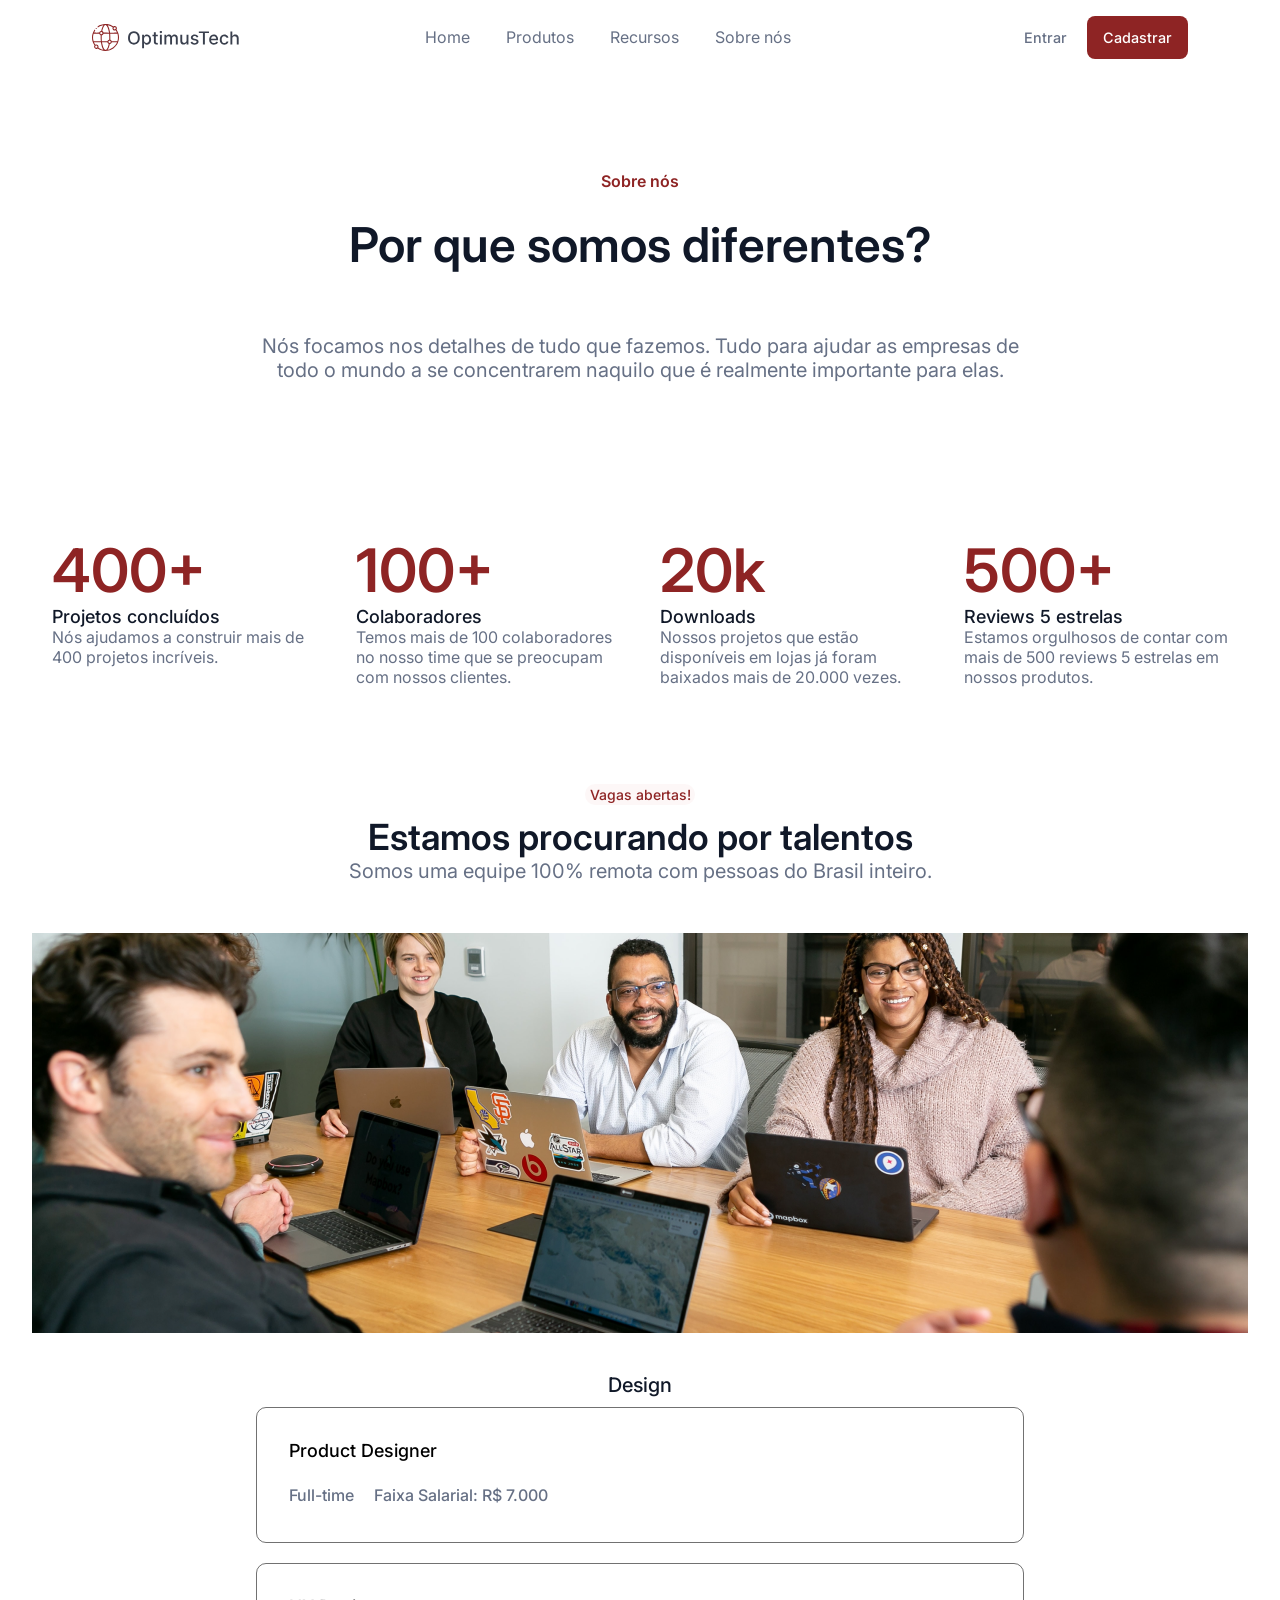
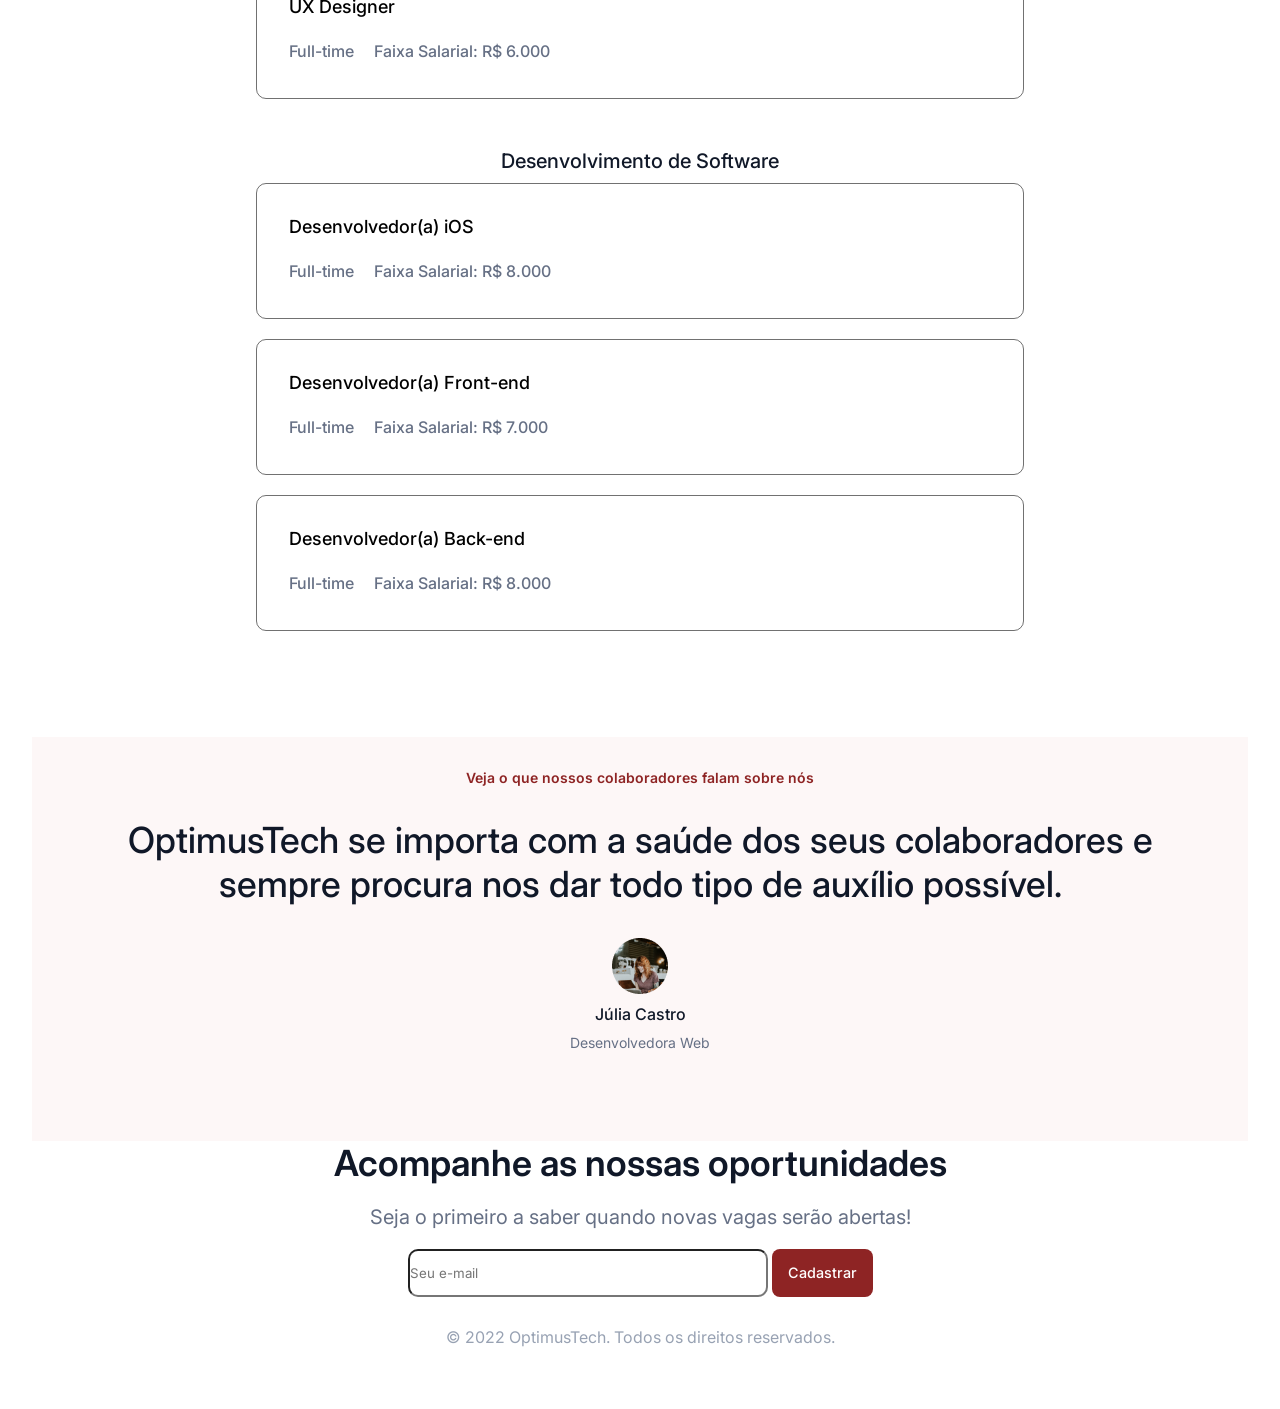
<file: DaysofCode/index.html>
<!DOCTYPE html>
<html lang="pt-br">
<head>
    <meta charset="UTF-8">
    <meta name="viewport" content="width=device-width, initial-scale=1.0">
    <link rel="stylesheet" href="style.css">
    <title>7daysOfCode</title>
</head>
<body>
    <nav class="navbar">
        <img src="imgs/logo.svg" alt="logo">
        
        <div class="links">
            <a href="#">Home</a>
            <a href="#">Produtos</a>
            <a href="#">Recursos</a>
            <a href="#">Sobre nós</a>
        </div>

        <div class="buttons">
           <button>Entrar</button>
           <button id="signUp">Cadastrar</button>
        </div>
    </nav>

    <div class="sobre">
        <h1>Sobre nós</h1>
        <h2>Por que somos diferentes?</h2>
        <p>Nós focamos nos detalhes de tudo que fazemos. Tudo para ajudar as empresas de todo o mundo a se concentrarem naquilo que é realmente importante para elas.</p>
    </div>

    <section class="metricas">
        <div class="metricas-projetos">
            <h1>400+</h1>
            <h2>Projetos concluídos</h2>
            <p>Nós ajudamos a construir mais de 400 projetos incríveis.</p>
        </div>

        <div class="metricas-colaboradores">
            <h1>100+</h1>
            <h2>Colaboradores</h2>
            <p>Temos mais de 100 colaboradores no nosso time que se preocupam com nossos clientes.</p>
        </div>

        <div class="metricas-downloads">
            <h1>20k</h1>
            <h2>Downloads</h2>
            <p>Nossos projetos que estão disponíveis em lojas já foram baixados mais de 20.000 vezes.</p>
        </div>

        <div class="metricas-reviews">
            <h1>500+</h1>
            <h2>Reviews 5 estrelas</h2>
            <p>Estamos orgulhosos de contar com mais de 500 reviews 5 estrelas em nossos produtos.</p>
        </div>
    </section>

    <section class="talentos">
        <div class="talentos-textos">
            <h1>Vagas abertas!</h1>
            <h2>Estamos procurando por talentos</h2>
            <p>Somos uma equipe 100% remota com pessoas do Brasil inteiro.</p>
        </div>
        <img src="imgs/Image (1).png" alt="Pessoas em uma reunião">
    </section>

    <section class="vagas">
        <h2>Design</h2>
        <div class="vaga">
            <span class="titulo-vaga">Product Designer</span>
            <div class="informacoes">
                <span>Full-time</span>
                <span> Faixa Salarial: R$ 7.000</span>
            </div>

        </div>

        <div class="vaga">
            <span class="titulo-vaga">UX Designer</span>
            <div class="informacoes">
                <span>Full-time</span>
                <span> Faixa Salarial: R$ 6.000</span>
            </div>

        </div>

        <h2>Desenvolvimento de Software</h2>
        <div class="vaga">
            <span class="titulo-vaga">Desenvolvedor(a) iOS</span>
            <div class="informacoes">
                <span>Full-time</span>
                <span> Faixa Salarial: R$ 8.000</span>
            </div>

        </div>

        <div class="vaga">
            <span class="titulo-vaga">Desenvolvedor(a) Front-end</span>
            <div class="informacoes">
                <span>Full-time</span>
                <span> Faixa Salarial: R$ 7.000</span>
            </div>
        </div>

        <div class="vaga">
            <span class="titulo-vaga">Desenvolvedor(a) Back-end</span>
            <div class="informacoes">
                <span>Full-time</span>
                <span> Faixa Salarial: R$ 8.000</span>
            </div>
        </div>

    </section>

    <section class="depoimentos">
        <div class="depoimentos-content">
            <h2>Veja o que nossos colaboradores falam sobre nós</h2>
            <h3>OptimusTech se importa com a saúde dos seus colaboradores e sempre procura nos dar todo tipo de auxílio possível.</h3>
            <div class="colaboradores">
                <img src="imgs/Avatar.png" alt="Mulher ruiva mexendo em um notebook">
                <p class="nome">Júlia Castro</p>
                <p class="cargo">Desenvolvedora Web</p>
            </div>
        </div>
    </section>
    <footer class="rodape">
        <div class="formulario">
            <h2>Acompanhe as nossas oportunidades</h2>
            <p>Seja o primeiro a saber quando novas vagas serão abertas!</p>
            <form action="">
                <input type="email" placeholder="Seu e-mail">
                <button class="cadastro">Cadastrar</button>
            </form>
        </div>
        <p class="direitos">© 2022 OptimusTech. Todos os direitos reservados.</p>
    </footer>
</body>
</html>
</file>
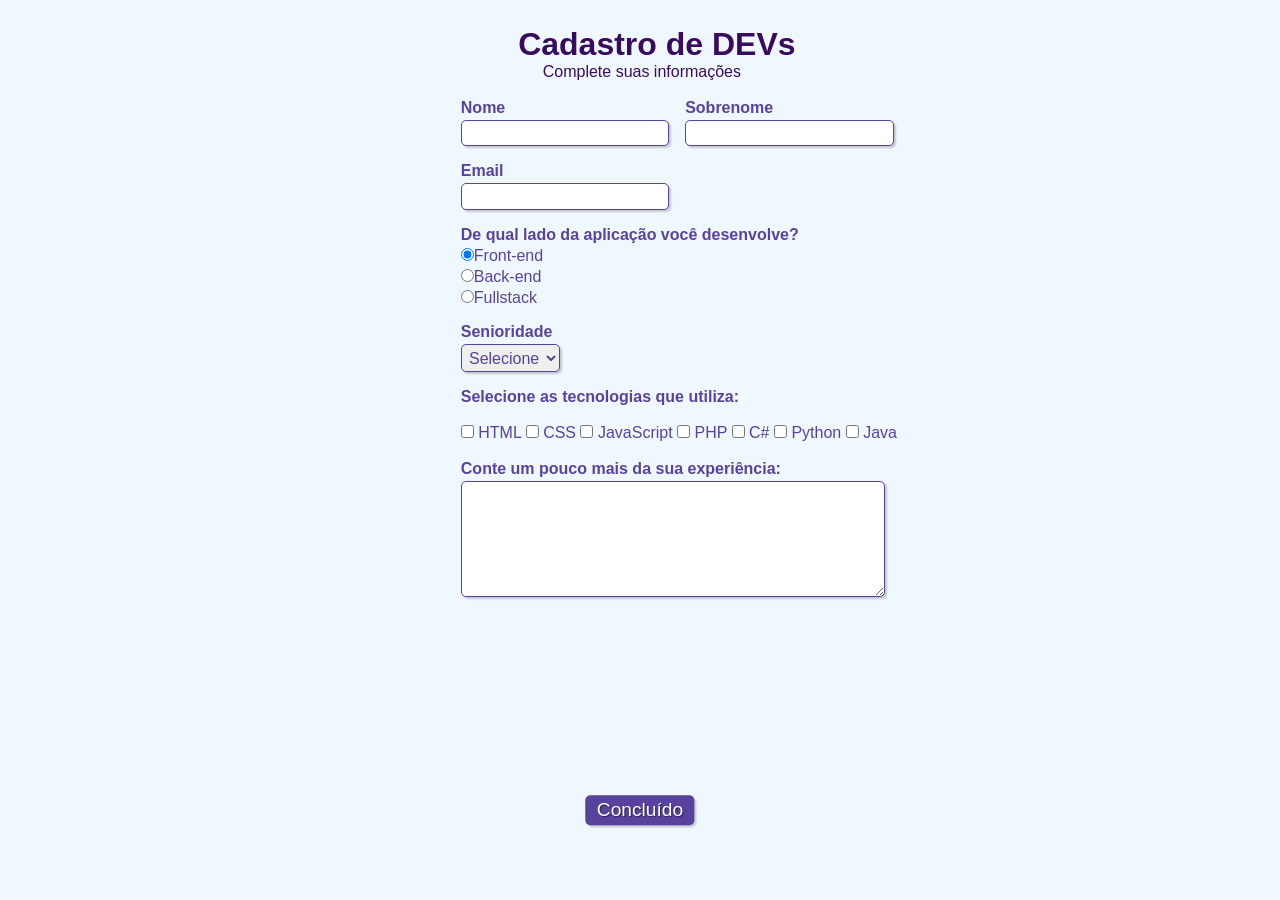
<file: formulario/index.html>
<!doctype html>
<html>

    <head>
        <!-- Metadados -->
        <meta charset="utf-8">
        <meta name="viewport" content="width=device-width, initial-scale=1, shrink-to-fit=no">
    
        <!-- CSS -->
        <link rel="stylesheet" type="text/css" href="style.css" media="screen">

        <!-- Título da página (aparece na aba) -->
        <title>Cadastro</title>
    </head>

    <body>  

        <!-- Cabeçalho com título e subtítulo (ambos com css de id "titulo") -->
        <div>
            <h1 id="titulo">Cadastro de DEVs</h1>
            <p id="subtitulo">Complete suas informações</p>
            <br>
        </div>

        <!-- Início do formulário -->
        <form>

            <fieldset class="grupo">
                <!-- Campo do nome com legenda "nome" e css de classe "campo" -->
                <div class="campo">
                    <label for="nome"><strong>Nome</strong></label>
                    <input type="text" name="nome" id="nome" required>
                </div>

                <!-- Campo do sobrenome com legenda "sobrenome" e css de classe "campo" -->
                <div class="campo">
                    <label for="sobrenome"><strong>Sobrenome</strong></label>
                    <input type="text" name="sobrenome" id="sobrenome" required>
                </div>
            </fieldset> 

            <!-- Campo de email com-->
            <div class="campo">
                <label for="email"><strong>Email</strong></label>
                <input type="email" name="email" id="email" required>
            </div>

            <!-- Campo de desenvolvimento web com 3 opções de botões selecionáveis (radio button) e css de classe "campo" -->
            <div class="campo">
                <label><strong>De qual lado da aplicação você desenvolve?</strong></label>
                <label>
                    <input type="radio" name="devweb" value="frontend" checked>Front-end
                </label>
                <label>
                    <input type="radio" name="devweb" value="backend">Back-end
                </label>
                <label>
                    <input type="radio" name="devweb" value="fullstack">Fullstack
                </label>
            </div>

            <!-- Campo de senioridade com 3 opções para escolha (select option) e css de classe "campo" -->
            <div class="campo">
                <label for="senioridade"><strong>Senioridade</strong></label>
                <select id="senioridade" required>
                  <option selected disabled value="">Selecione</option>
                  <option>Júnior</option>
                  <option>Pleno</option>
                  <option>Sênior</option>
                </select>
            </div>

            <fieldset class="grupo">
                <!-- Campo de tecnologias para escolha de 1 ou mais opções para marcar (checkbox) e css de classe "campo" -->
                <div id="check">
                    <label><strong>Selecione as tecnologias que utiliza:</strong></label><br><br>
                    <input type="checkbox" id="tecnologia1" name="tecnologia1" value="HTML">
                    <label for="tecnologia1"> HTML</label>
                    <input type="checkbox" id="tecnologia2" name="tecnologia2" value="CSS">
                    <label for="tecnologia2"> CSS</label>
                    <input type="checkbox" id="tecnologia3" name="tecnologia3" value="JavaScript">
                    <label for="tecnologia3"> JavaScript</label>
                    <input type="checkbox" id="tecnologia4" name="tecnologia4" value="PHP">
                    <label for="tecnologia4"> PHP</label>
                    <input type="checkbox" id="tecnologia5" name="tecnologia5" value="C#">
                    <label for="tecnologia5"> C#</label>
                    <input type="checkbox" id="tecnologia6" name="tecnologia6" value="Python">
                    <label for="tecnologia6"> Python</label>
                    <input type="checkbox" id="tecnologia7" name="tecnologia7" value="Java">
                    <label for="tecnologia7"> Java</label>
                </div>
            </fieldset>

            <!-- Caixa de texto -->
            <div class="campo">
                <br>
                <label for="experiencia"><strong>Conte um pouco mais da sua experiência: </strong></label>
                <textarea rows="6" style="width: 26em" id="experiencia" name="experiencia"></textarea>
            </div>

            <!-- Botão para enviar o formulário -->
            <button class="botao" type="submit" onsubmit="">Concluído</button>            

        </form>

    </body>

</html>
</file>
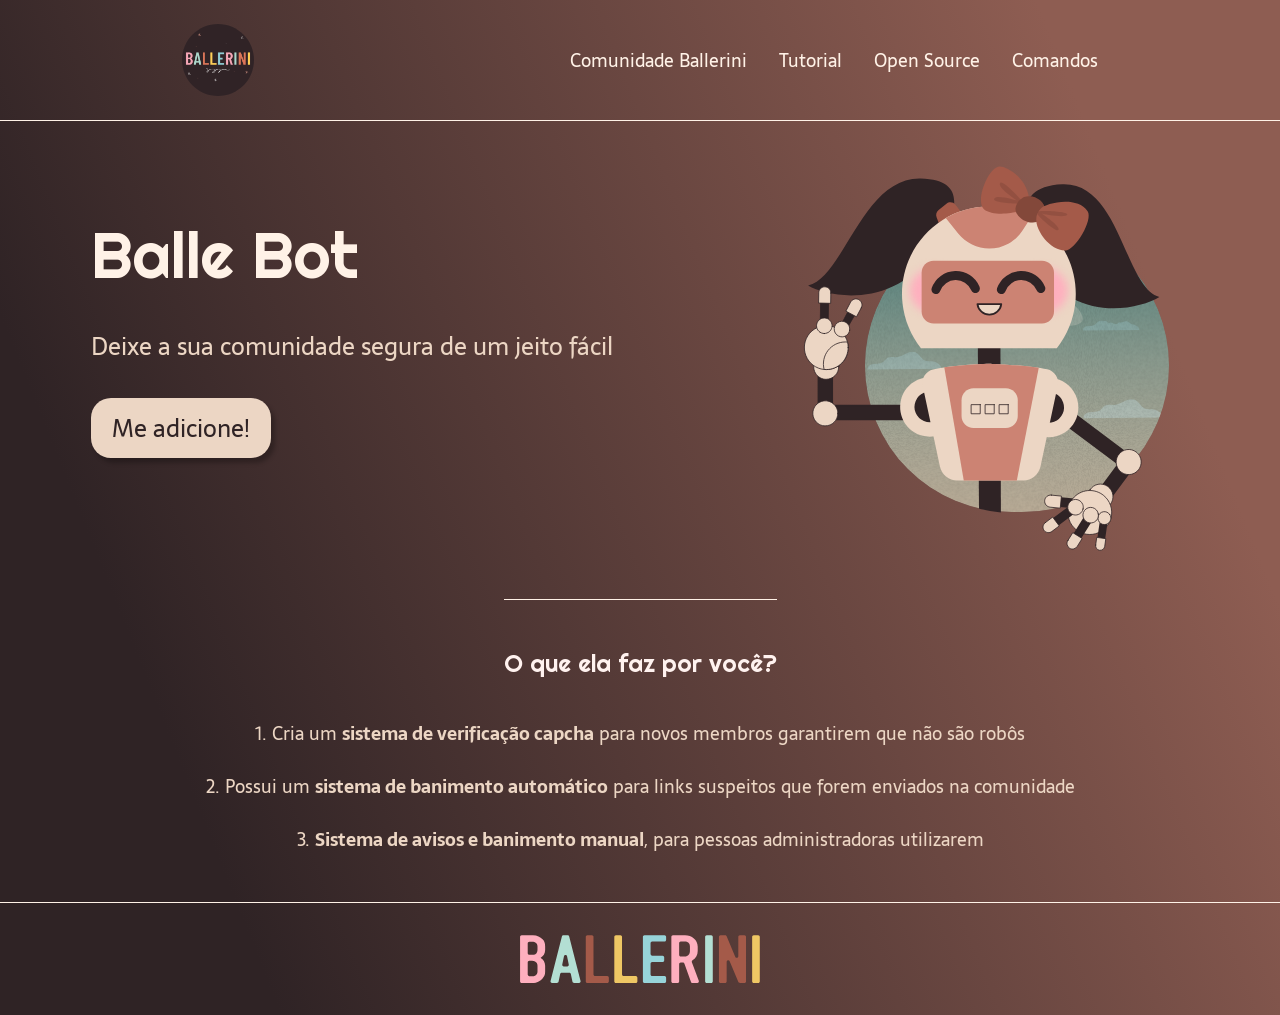
<file: LandingPage/index.html>
<!DOCTYPE html>
<html lang="pt-BR">

<head>
  <meta charset="UTF-8">
  <meta name="viewport" content="width=device-width, initial-scale=1.0">
  <meta name="description" content="Um bot que irá moderar e deixar a sua comunidade segura de um jeito fácil!">
  <title>Balle Bot - Modere a sua comunidade do Discord</title>
  <link rel="stylesheet" type="text/css" href="style.css">
</head>

<body>
  <header class="cabecalho">
    <img class="cabecalho-imagem" src="logo.svg" alt="Logo da comunidade Ballerini">
    <nav class="cabecalho-menu">
      <a class="cabecalho-menu-item" href="https://discord.gg/wagxzStdcR">Comunidade Ballerini</a>
      <a class="cabecalho-menu-item">Tutorial</a>
      <a class="cabecalho-menu-item">Open Source</a>
      <a class="cabecalho-menu-item">Comandos</a>
    </nav>
  </header>

  <main class="conteudo">
    <section class="conteudo-principal">
      <div class="conteudo-principal-escrito">
        <h1 class="conteudo-principal-escrito-titulo">Balle Bot</h1>
        <h2 class="conteudo-principal-escrito-subtitulo">Deixe a sua comunidade segura de um jeito fácil</h2>
        <button class="conteudo-principal-escrito-botao">Me adicione!</button>
      </div>
      <img class="conteudo-principal-imagem"src="ballebot.svg" alt="Imagem da Balle Bot">
    </section>

    <section class="conteudo-secundario">
      <h3 class="conteudo-secundario-titulo">O que ela faz por você?</h3>
      <p class="conteudo-secundario-paragrafo">1. Cria um <strong>sistema de verificação capcha</strong> para novos membros garantirem que não são robôs</p>
      <p class="conteudo-secundario-paragrafo">2. Possui um <strong>sistema de banimento automático</strong> para links suspeitos que forem enviados na comunidade</p>
      <p class="conteudo-secundario-paragrafo">3. <strong>Sistema de avisos e banimento manual</strong>, para pessoas administradoras utilizarem</p>
    </section>
  </main>

  <footer class="rodape">
    <img class="rodape-imagem" src="ballerini.svg">
  </footer>
</body>

</html>
</file>
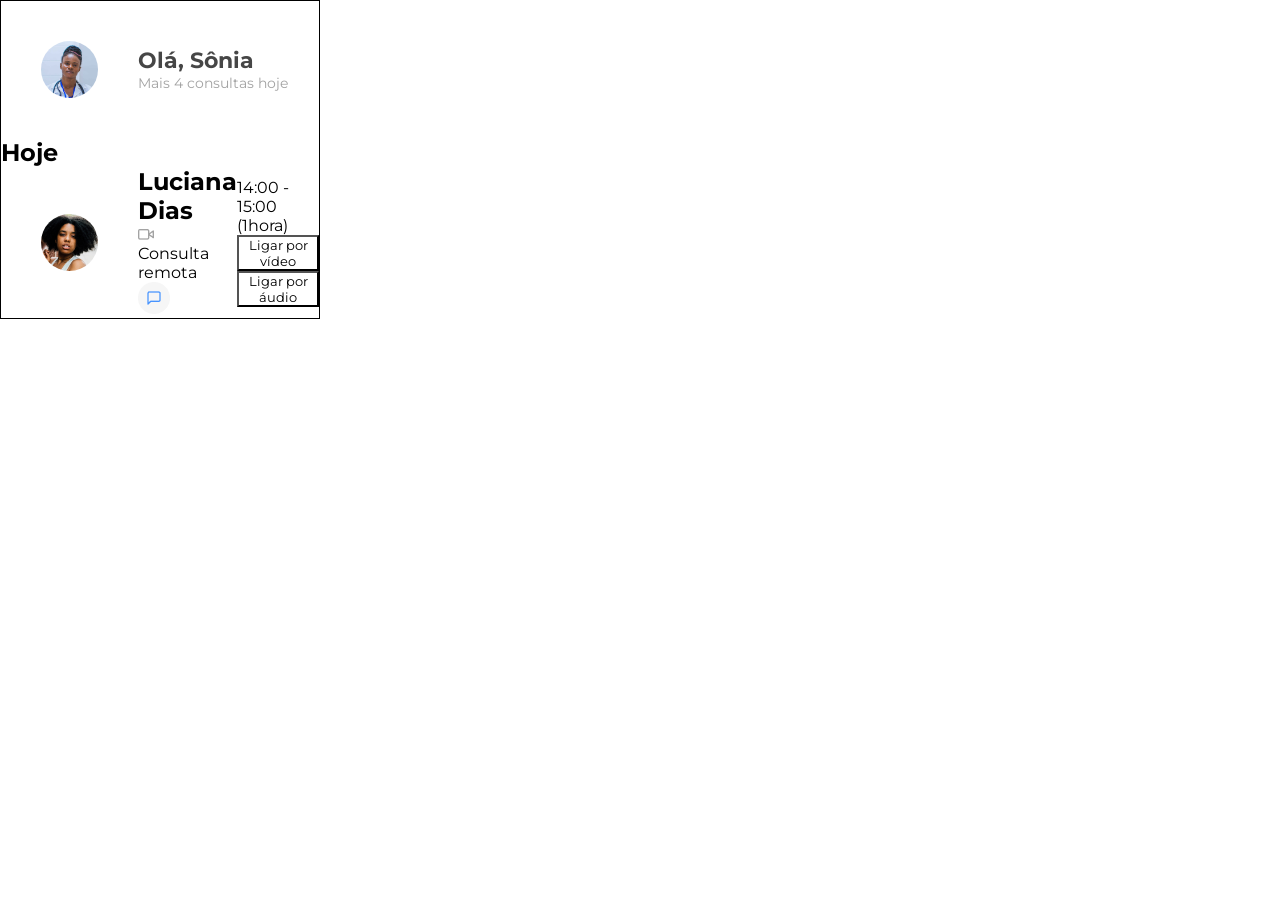
<file: DaysofCode/desafio2/index.html>
<!DOCTYPE html>
<html lang="en">
<head>
    <meta charset="UTF-8">
    <meta name="viewport" content="width=device-width, initial-scale=1.0">
    <link rel="stylesheet" href="assets/css/style.css">
    <title>Document</title>
</head>
<body>
    <header class="cabecalho">
        <img src="assets/imgs/perfil-1.jpg" alt="Foto de uma médica" class="foto1">

        <div>
            <h1 class="titulo">Olá, Sônia</h1>
            <p class="paragrafo">Mais 4 consultas hoje</p>
        </div>
    </header>

    <div>
        <h2>Hoje</h2>
    </div>

    <section class="consultas">
        <div class="bloco">
            <img src="assets/imgs/perfil-2.jpg" alt="" class="foto2">
            <div class="info-basica">
                <h2>Luciana Dias</h2>
                <img src="assets/imgs/Camera.png" alt="">
                <p>Consulta remota</p>
                <img src="assets/imgs/Chatcirculo1.png" alt="">
            </div>
            <div class="contato">
                <p>14:00 - 15:00 (1hora)</p>
                <button>Ligar por vídeo</button>
                <button>Ligar por áudio</button>
            </div>
        </div>
    </section>

</body>
</html>
</file>
<file: DaysofCode/style.css>
@import url('https://fonts.googleapis.com/css2?family=Inter:ital,opsz,wght@0,14..32,100..900;1,14..32,100..900&family=Righteous&family=Sarala:wght@400;700&display=swap');

:root {
    --text-color: #667085;
    --main-color: #8E2424;
}

* {
    margin: 0;
    padding: 0;
    box-sizing: border-box;
    font-family: 'Inter', sans-serif;
}

body {
    width: 100%;
    height: 100dvh;
}

.navbar {
    display: flex;
    justify-content: space-around;
    align-items: center;
    padding: 1rem 0;
}

.links a {
    color: var(--text-color);
    text-decoration: none;
    margin-right: 2rem;
}

button {
    padding: 0.8rem 1rem;
    cursor: pointer;
    border: none;
    border-radius: 0.5rem;
    font-weight: 500;
    background: none;
    color: var(--text-color);
    font-size: 0.9rem;
}

button#signUp {
    background-color: var(--main-color);
    color: #fff;
}

.sobre {
    display: flex;
    flex-direction: column;
    align-items: center;
    height: 407px;
    padding-top: 96px;
    padding-bottom: 96px;
}

.sobre h1 {
    color: var(--main-color);
    font-weight: 600;
    font-size: 16px;
    padding-bottom: 24px;
}

.sobre h2 {
    font-weight: 600;
    font-size: 48px;
    color: #101828;
    padding-bottom: 60px;
}

.sobre p {
    font-weight: 400;
    font-size: 20px;
    color: var(--text-color);
    height: 60px;
    width: 791px;
    text-align: center;
}

.metricas {
    display: flex;
    justify-content: center;
    align-items: center;
    margin: 32px;
}

.metricas div {
    height: 188px;
    width: 280px;
    margin: 20px;
}

.metricas h1 {
    color: var(--main-color);
    font-weight: 600;
    font-size: 60px;
}

.metricas h2 {
    color: #101828;
    font-weight: 500;
    font-size: 18px;
}

.metricas p {
    color: var(--text-color);
    font-weight: 400;
    font-size: 16px;
}

.talentos {
    display: flex;
    flex-direction: column;
    justify-content: center;
    align-items: center;
}

.talentos-textos {
    display: flex;
    flex-direction: column;
    align-items: center;
}

.talentos-textos h1 {
    font-weight: 500;
    font-size: 14px;
    color: var(--main-color);
    background: rgba(195, 25, 25, 0.03);
    border-radius: 10px;
    margin: 10px;
    padding: 2px;
    width: 110px;
    text-align: center;
}

.talentos-textos h2 {
    font-weight: 600;
    font-size: 36px;
    color: #101828;
}

.talentos-textos p {
    font-weight: 400;
    font-size: 20px;
    color: var(--text-color);
    margin-bottom: 50px;
}

.vagas {
    display: flex;
    flex-direction: column;
    align-items: center;
    padding-bottom: 96px;
}

.vagas h2 {
    font-weight: 500;
    font-size: 20px;
    color: #101828;
    margin-top: 40px;
}

.titulo-vaga {
    font-weight: 500;
    font-size: 18px;
}

.vaga {
    border: 1px solid rgba(0, 0, 0, 0.555);
    border-radius: 10px;
    width: 768px;
    height: 136px;
    padding: 32px;
    margin: 10px;
}

.informacoes {
    display: flex;
    flex-direction: row;
    gap: 20px;
    margin-top: 24px;
    font-weight: 500;
    font-size: 16px;
    color: var(--text-color);
}

.depoimentos {
    display: flex;
    flex-direction: column;
    align-items: center;
    height: 404px;
    width: 1216px;
    margin: 0 auto;
    gap: 32px;
    background: rgba(195, 25, 25, 0.03);
}

.depoimentos h2 {
    font-weight: 600;
    font-size: 14px;
    color: var(--main-color);
}

.depoimentos h3 {
    font-weight: 500;
    font-size: 36px;
    color: #101828;
    margin: 32px;
    text-align: center;
}

.colaboradores {
    display: flex;
    flex-direction: column;
    align-items: center;
    gap: 10px;
}

.depoimentos-content {
    display: flex;
    flex-direction: column;
    align-items: center;
    margin: 32px;
    
}

.nome {
    font-weight: 500;
    font-size: 16px;
    color: #101828;
}

.cargo {
    font-weight: 400;
    font-size: 14px;
    color: #667085;
}

.rodape {
    display: flex;
    flex-direction: column;
    align-items: center;
}

.formulario {
    display: flex;
    flex-direction: column;
    align-items: center;
    gap: 20px;
}

.formulario h2 {
    font-weight: 600;
    font-size: 36px;
    color: #101828;
}

.formulario p {
    font-weight: 400;
    font-size: 20px;
    color: var(--text-color);
}

.formulario form input {
    width: 360px;
    height: 48px;
    border-radius: 10px;
}

.cadastro {
    background-color: var(--main-color);
    color: #fff;
    height: 48px;
}

.direitos {
    font-weight: 400;
    font-size: 16px;
    color: rgba(152, 162, 179, 1);
    margin: 30px;
    padding-bottom: 32px;
}
</file>
<file: formulario/style.css>
/* Todos os elementos da página */
* {
    margin: 0;
    padding: 0;
}

/* Elementos com o ID "titulo" */
#titulo {
    font-family: sans-serif;
    color: #380B61;
    margin-left: 7%;
} 

/* Elementos com o ID "subtitulo" */
#subtitulo {
    font-family: sans-serif;
    color: #380B61;
    margin-left: 10%;
} 

#check{
    display: inline-block;
}

/* Elementos de tag <fieldset>*/
fieldset {
    border: 0;
}

/* Elemento de tag <body> */
body{
    background-color: #F0F8FF;
    font-family: sans-serif;
    font-size: 1em;
    color: #59429d;
    margin-left: 36%;
    margin-top: 2%;
    justify-content: center;
}

/* Elementos de tags <body>, <input>, <Select>, <textarea> e <button> */
input, select, textarea, button {
    font-family: sans-serif;
    font-size: 1em;
    color: #59429d;
    border-radius: 5px;
}

/* Elementos de classe "grupo" nos estados das pseudoclasses "before" e "after" */
.grupo:before, .grupo:after {
    display: table;
}

/* Elementos de classe "grupo" no estado da pseudoclasse "after" */
.grupo:after {
    clear: both;
}

/* Elementos de classe "campo" */
.campo {
    margin-bottom: 1em;
}

/* Elementos de classe "campo" de tag <label> */
.campo label {
    margin-bottom: 0.2em;
    color: #59429d;
    display: block;
}

/* Elementos de classe "campo" ou "grupo" de tag <fieldset> */
fieldset.grupo .campo {
    float:  left;
    margin-right: 1em;
}

/* Elementos de classe "campo" das tags <input> com atributo text e email, da tag <select> e da tag <textarea>*/
.campo input[type="text"], .campo input[type="email"], .campo select, .campo textarea {
    padding: 0.2em;
    border: 1px solid #59429d;
    box-shadow: 2px 2px 2px rgba(0,0,0,0.2);
    display: block;
}

/* Elementos de classe "campo" de tag <select> e <option>*/
.campo select option {
    padding-right: 1em;
}

/* Elemento de classe "campo" com tag <input>, <select> e <textarea> tocas com estado da pseudoclasse "focus"*/
.campo input:focus, .campo select:focus, .campo textarea:focus {
    background: #E0E0F8;
}

/* Elemento de classe "botao" */
.botao {
    font-size: 1.2em;
    background: #59429d;
    border: 0;
    margin-bottom: 1em;
    color: #ffffff;
    padding: 0.2em 0.6em;
    box-shadow: 2px 2px 2px rgba(0,0,0,0.2);
    text-shadow: 1px 1px 1px rgba(0,0,0,0.5);
    position: absolute;
    top: 90%;
    left: 50%;
    margin-right: -50%;
    transform: translate(-50%, -50%)
}

/* Elemento de classe "botao" com o estado da pseudoclasse "hover" */
.botao:hover {
    background: #CCBBFF;
    box-shadow: inset 2px 2px 2px rgba(0,0,0,0.2);
    text-shadow: none;
}

/* Elementos de classe botão e de tag <select> */
.botao, select{
    cursor: pointer;
}
</file>
<file: LandingPage/style.css>
@import url('https://fonts.googleapis.com/css2?family=Righteous&family=Sarala:wght@400;700&display=swap');

* {
  margin: 0;
  padding: 0;
  box-sizing: border-box;
  text-decoration: none;
}

body {
  font-size: 100%;
  background: linear-gradient(68.15deg, #2F2325 16.62%, #8E5D52 85.61%);
}

.cabecalho {
  display: flex;
  flex-direction: row;
  align-items: center;
  justify-content: space-around;
  padding: 24px;
}

.cabecalho-imagem {
  height: 72px;
}

.cabecalho-menu {
  display: flex;
  gap: 32px;
}

.cabecalho-menu-item {
  font-family: 'Sarala', sans-serif;
  color: #FFF2E7;
  font-weight: 400;
  font-size: 18px
}

.conteudo {
  margin-bottom: 48px;
  border-top: 0.4px solid #FFF2E7;
}

.conteudo-principal {
  display: flex;
  flex-direction: row;
  align-items: center;
  justify-content: space-around;
}

.conteudo-principal-escrito {
  display: flex;
  flex-direction: column;
  gap: 32px;
}

.conteudo-principal-escrito-titulo {
  font-family: 'Righteous', cursive;
  font-weight: 400;
  font-size: 64px;
  color: #FFF2E7;
}

.conteudo-principal-escrito-subtitulo {
  font-family: 'Sarala', sans-serif;
  font-weight: 400;
  font-size: 24px;
  color: #ECD6C4;
}

.conteudo-principal-escrito-botao {
  background-color: #ECD6C4;
  width: 180px;
  height: 60px;
  border: none;
  box-shadow: 4px 5px 4px rgba(0, 0, 0, 0.25);
  border-radius: 20px;
  font-family: 'Sarala', sans-serif;
  font-weight: 400;
  font-size: 24px;
  color: #2F2325;
}

.conteudo-principal-escrito-botao:hover {
  background-color: rgba(236, 214, 196, 0.53);
}

.conteudo-principal-imagem {
  height: 430px;
}

.conteudo-secundario {
  display: flex;
  flex-direction: column;
  align-items: center;
  gap: 24px;
  margin-top: 48px;
}

.conteudo-secundario-titulo {
  border-top: 0.4px solid #FFF2E7;
  padding-top: 48px;
  font-family: 'Righteous', cursive;
  font-weight: 400;
  font-size: 24px;
  color: #FFF2EF;
  margin-bottom: 16px;
}

.conteudo-secundario-paragrafo {
  font-family: 'Sarala', sans-serif;
  font-weight: 300;
  font-size: 18px;
  color: #ECD6C4;
}

.rodape {
    padding: 32px;
    border-top: 0.4px solid #FFF2E7;
}

.rodape-imagem {
  height: 48px;
  display: block;
  margin: 0 auto;
}
</file>
<file: DaysofCode/desafio2/assets/css/style.css>
@import url('https://fonts.googleapis.com/css2?family=Montserrat:ital,wght@0,100..900;1,100..900&display=swap');

:root {
    --cor-texto: #464646;
    --cor-texto2: #A3A3A3;
}

* {
    padding: 0;
    margin: 0;
    box-sizing: border-box;
    font-family: 'Montserrat';
    background-color: rgba(255, 255, 255, 1);
    max-width: 320px;
}

body {
    border: 1px solid;
}

.cabecalho {
    display: flex;
    align-items: center;
    justify-content: flex-start;
}

.foto1 {
    border-radius: 100px;
    margin: 40px;
    width: 57px;
    height: 57px;
}

.titulo {
    font-weight: 700;
    font-size: 22px;
    color: var(--cor-texto);
}

.paragrafo {
    font-weight: 400;
    font-size: 14px;
    color: var(--cor-texto2);
}

.consultas {
    display: flex;
    flex-direction: column;
    align-items: center;
    justify-content: flex-start;
}

.bloco {
    display: flex;
    align-items: center;
    justify-content: flex-start;

}

.info-basica {
    align-items: center;
    justify-content: flex-start;
    flex-direction: column;
}

.foto2 {
    border-radius: 100px;
    margin: 40px;
    width: 57px;
    height: 57px;
}
</file>
